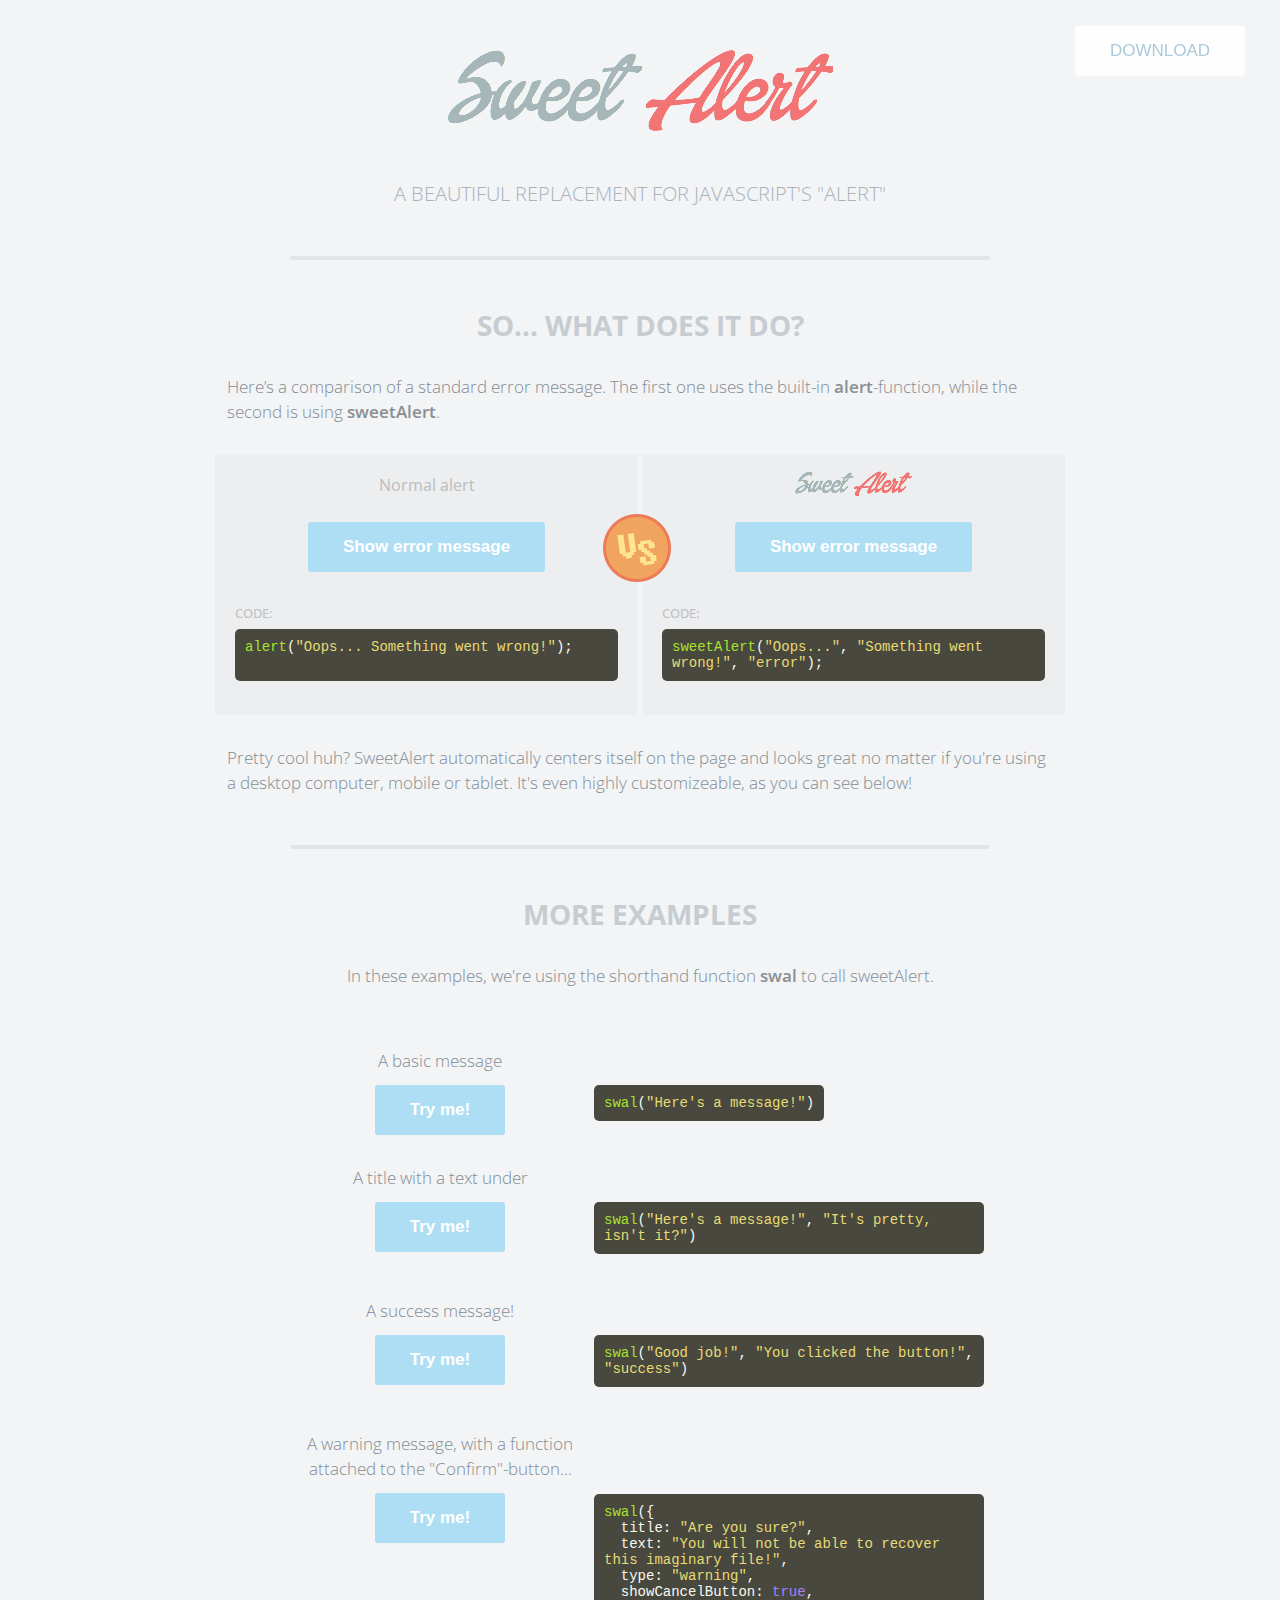
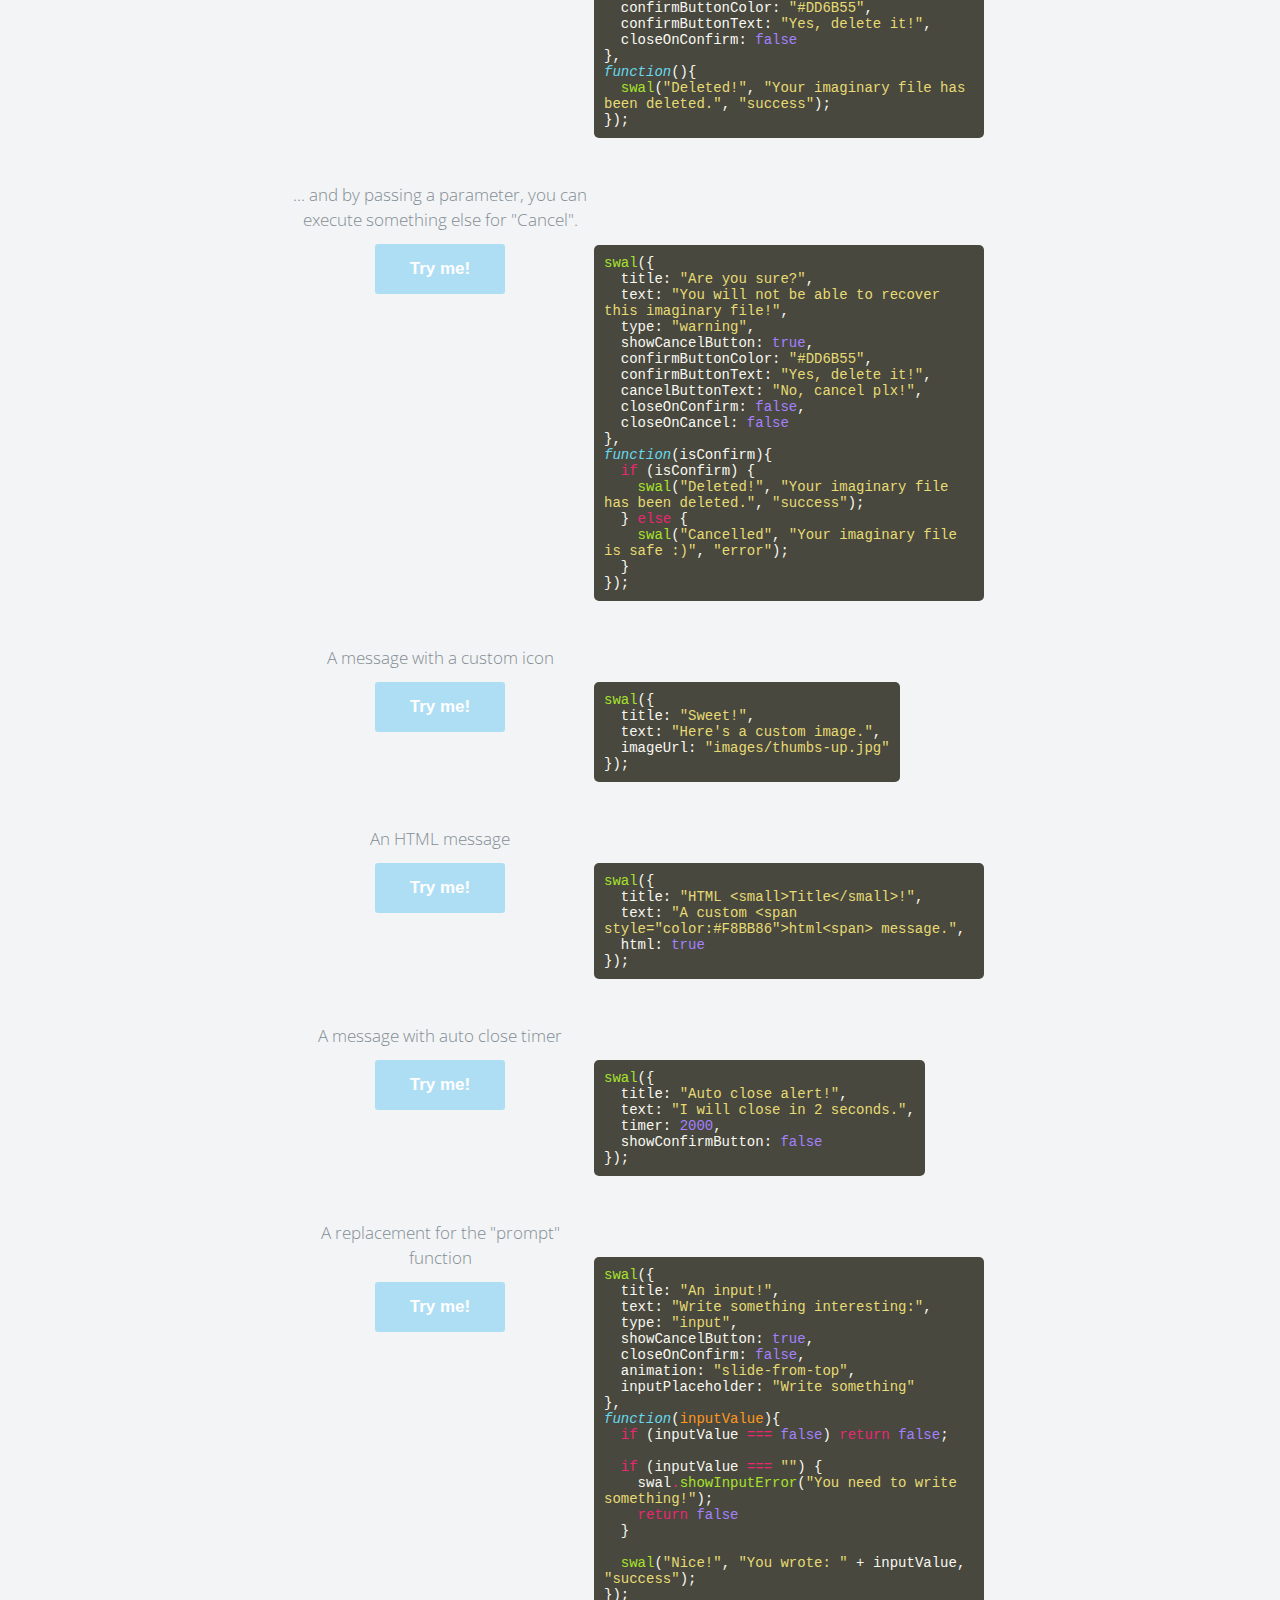
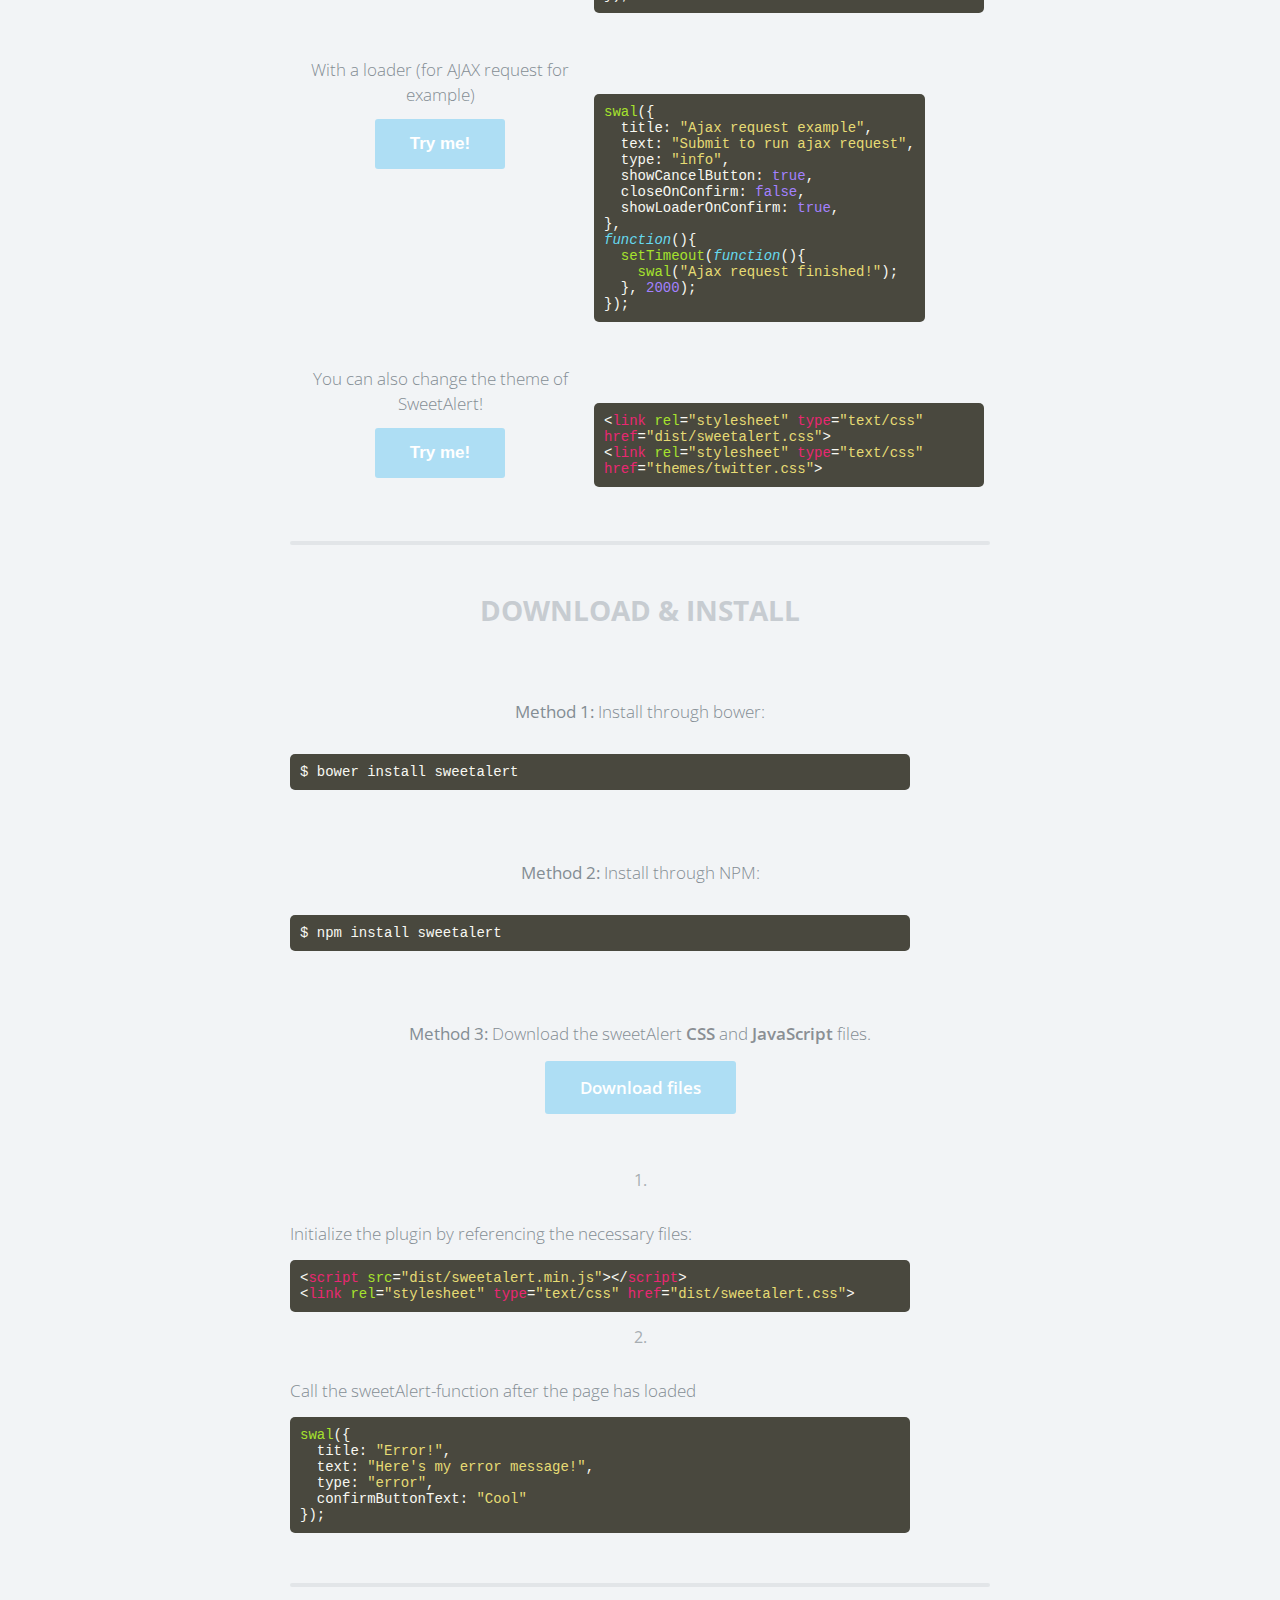
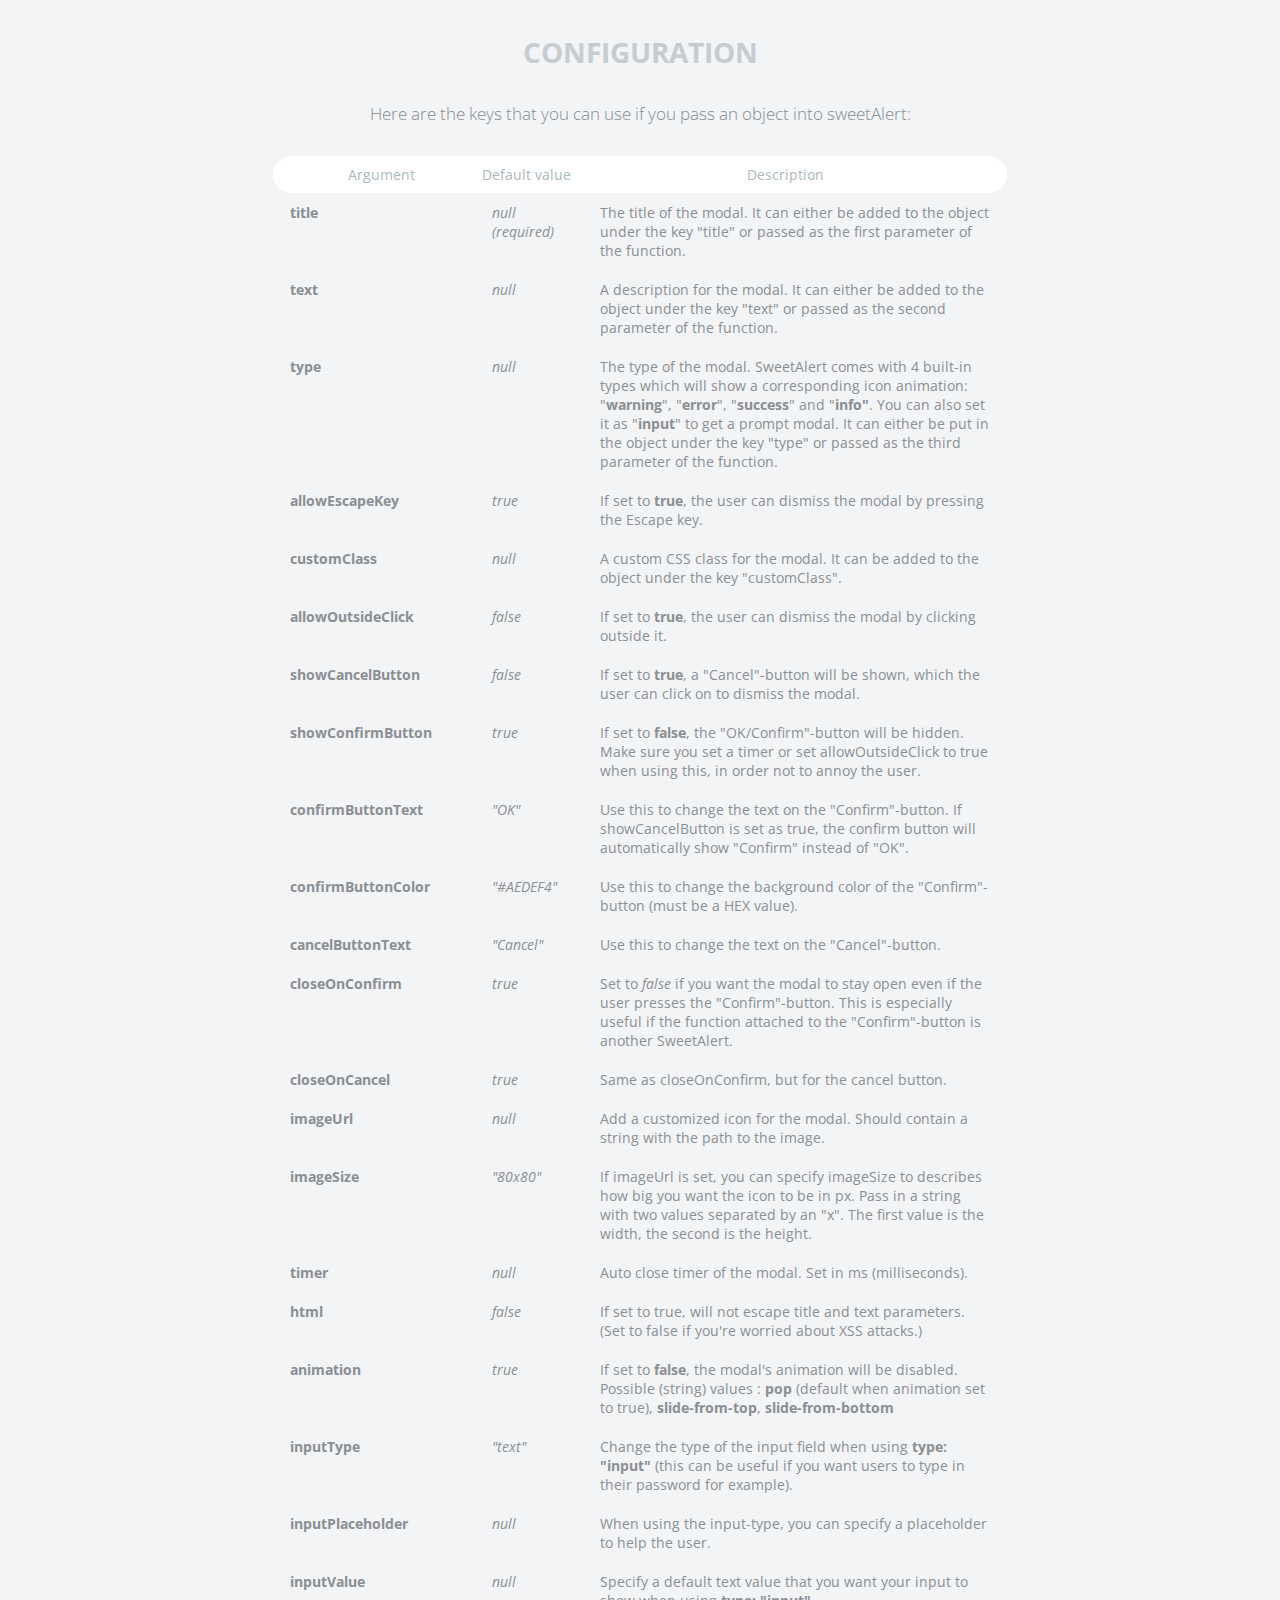
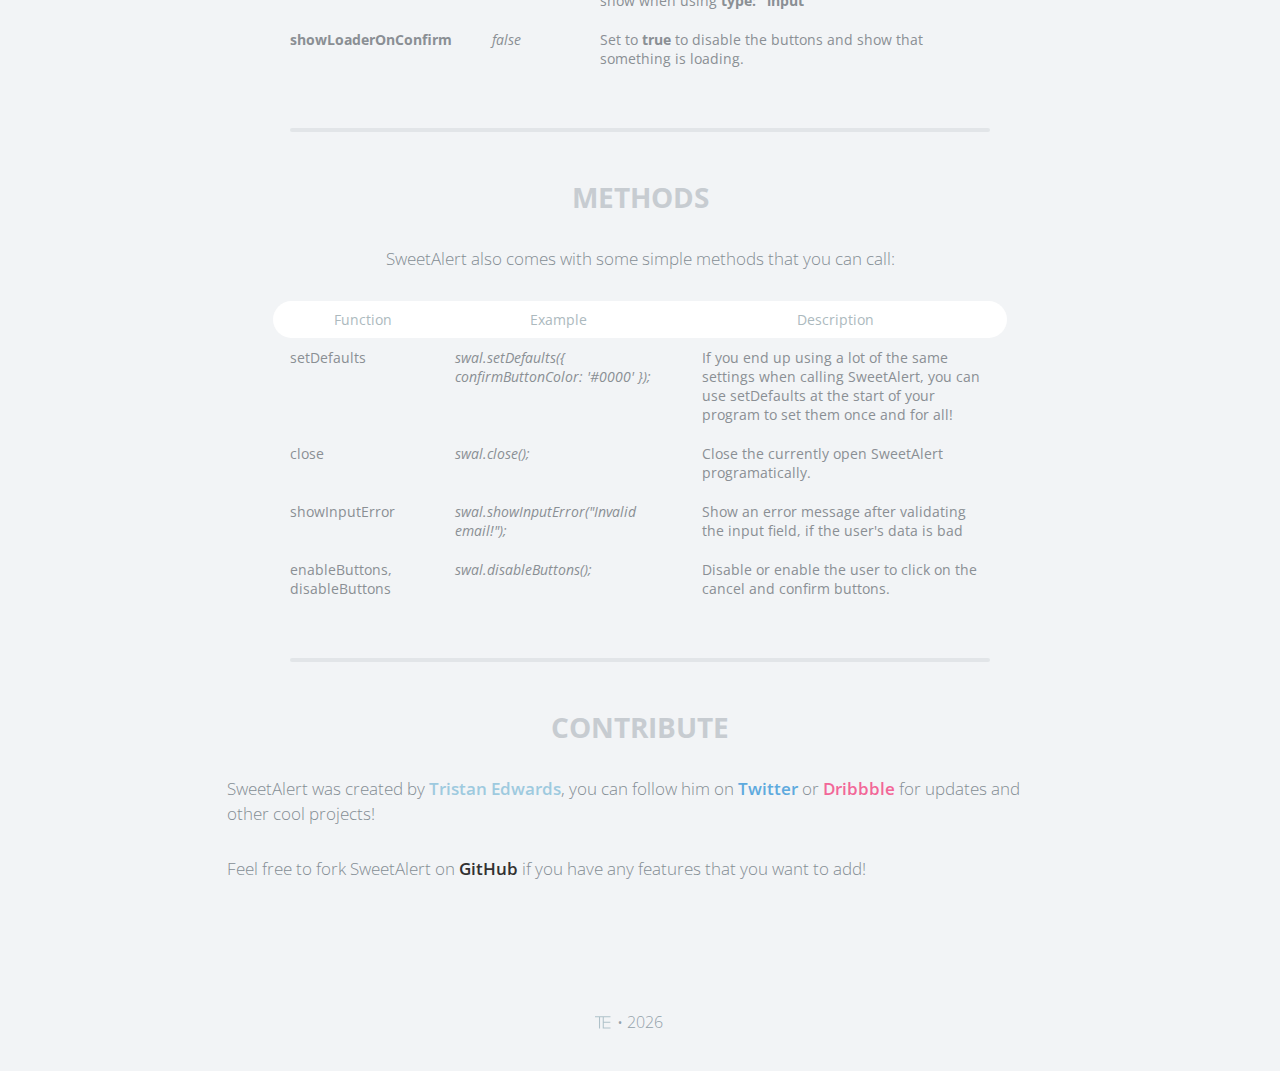
<file: static/sweetalert/index.html>
<!doctype html>

<html>

<head>
  <meta charset="utf-8">
  <meta name="viewport" content="width=device-width, initial-scale=1, maximum-scale=1, user-scalable=0" />
  <title>SweetAlert</title>

  <link rel="stylesheet" href="example/example.css">
  <script src="https://code.jquery.com/jquery-2.1.3.min.js"></script>

  <!-- This is what you need -->
  <script src="dist/sweetalert-dev.js"></script>
  <link rel="stylesheet" href="dist/sweetalert.css">
  <!--.......................-->

</head>

<body>

<h1>Sweet Alert</h1>
<h2>A beautiful replacement for JavaScript's "Alert"</h2>
<button class="download">Download</button>

<!-- What does it do? -->
<h3>So... What does it do?</h3>
<p>Here’s a comparison of a standard error message. The first one uses the built-in <strong>alert</strong>-function, while the second is using <strong>sweetAlert</strong>.</p>

<div class="showcase normal">
	<h4>Normal alert</h4>
	<button>Show error message</button>

	<h5>Code:</h5>
	<pre><span class="attr">alert</span>(<span class="str">"Oops... Something went wrong!"</span>);

	</pre>

	<div class="vs-icon"></div>
</div>

<div class="showcase sweet">
	<h4>Sweet Alert</h4>
	<button>Show error message</button>

	<h5>Code:</h5>
	<pre><span class="attr">sweetAlert</span>(<span class="str">"Oops..."</span>, <span class="str">"Something went wrong!"</span>, <span class="str">"error"</span>);</pre>
</div>

<p>Pretty cool huh? SweetAlert automatically centers itself on the page and looks great no matter if you're using a desktop computer, mobile or tablet. It's even highly customizeable, as you can see below!</p>


<!-- Examples -->
<h3>More examples</h3>

<p class="center">In these examples, we're using the shorthand function <strong>swal</strong> to call sweetAlert.</p>

<ul class="examples">

	<li class="message">
		<div class="ui">
			<p>A basic message</p>
			<button>Try me!</button>
		</div>
		<pre><span class="attr">swal</span>(<span class="str">"Here's a message!"</span>)</pre>
	</li>

	<li class="title-text">
		<div class="ui">
			<p>A title with a text under</p>
			<button>Try me!</button>
		</div>
		<pre><span class="attr">swal</span>(<span class="str">"Here's a message!"</span>, <span class="str">"It's pretty, isn't it?"</span>)</pre>
	</li>

	<li class="success">
		<div class="ui">
			<p>A success message!</p>
			<button>Try me!</button>
		</div>
		<pre><span class="attr">swal</span>(<span class="str">"Good job!"</span>, <span class="str">"You clicked the button!"</span>, <span class="str">"success"</span>)</pre>
	</li>

	<li class="warning confirm">
		<div class="ui">
			<p>A warning message, with a function attached to the "Confirm"-button...</p>
			<button>Try me!</button>
		</div>
		<pre><span class="attr">swal</span>({
&nbsp;&nbsp;title: <span class="str">"Are you sure?"</span>,
&nbsp;&nbsp;text: <span class="str">"You will not be able to recover this imaginary file!"</span>,
&nbsp;&nbsp;type: <span class="str">"warning"</span>,
&nbsp;&nbsp;showCancelButton: <span class="val">true</span>,
&nbsp;&nbsp;confirmButtonColor: <span class="str">"#DD6B55"</span>,
&nbsp;&nbsp;confirmButtonText: <span class="str">"Yes, delete it!"</span>,
&nbsp;&nbsp;closeOnConfirm: <span class="val">false</span>
},
<span class="func"><i>function</i></span>(){
&nbsp;&nbsp;<span class="attr">swal</span>(<span class="str">"Deleted!"</span>, <span class="str">"Your imaginary file has been deleted."</span>, <span class="str">"success"</span>);
});</pre>
	</li>

	<li class="warning cancel">
		<div class="ui">
			<p>... and by passing a parameter, you can execute something else for "Cancel".</p>
			<button>Try me!</button>
		</div>
		<pre><span class="attr">swal</span>({
&nbsp;&nbsp;title: <span class="str">"Are you sure?"</span>,
&nbsp;&nbsp;text: <span class="str">"You will not be able to recover this imaginary file!"</span>,
&nbsp;&nbsp;type: <span class="str">"warning"</span>,
&nbsp;&nbsp;showCancelButton: <span class="val">true</span>,
&nbsp;&nbsp;confirmButtonColor: <span class="str">"#DD6B55"</span>,
&nbsp;&nbsp;confirmButtonText: <span class="str">"Yes, delete it!"</span>,
&nbsp;&nbsp;cancelButtonText: <span class="str">"No, cancel plx!"</span>,
&nbsp;&nbsp;closeOnConfirm: <span class="val">false</span>,
&nbsp;&nbsp;closeOnCancel: <span class="val">false</span>
},
<span class="func"><i>function</i></span>(isConfirm){
&nbsp;&nbsp;<span class="tag">if</span> (isConfirm) {
&nbsp;&nbsp;&nbsp;&nbsp;<span class="attr">swal</span>(<span class="str">"Deleted!"</span>, <span class="str">"Your imaginary file has been deleted."</span>, <span class="str">"success"</span>);
&nbsp;&nbsp;} <span class="tag">else</span> {
	&nbsp;&nbsp;&nbsp;&nbsp;<span class="attr">swal</span>(<span class="str">"Cancelled"</span>, <span class="str">"Your imaginary file is safe :)"</span>, <span class="str">"error"</span>);
&nbsp;&nbsp;}
});</pre>
	</li>

	<li class="custom-icon">
		<div class="ui">
			<p>A message with a custom icon</p>
			<button>Try me!</button>
		</div>
		<pre><span class="attr">swal</span>({
&nbsp;&nbsp;title: <span class="str">"Sweet!"</span>,
&nbsp;&nbsp;text: <span class="str">"Here's a custom image."</span>,
&nbsp;&nbsp;imageUrl: <span class="str">"images/thumbs-up.jpg"</span>
});</pre>
	</li>

	<li class="message-html">
		<div class="ui">
			<p>An HTML message</p>
			<button>Try me!</button>
		</div>
		<pre><span class="attr">swal</span>({
&nbsp;&nbsp;title: <span class="str">"HTML &lt;small&gt;Title&lt;/small&gt;!"</span>,
&nbsp;&nbsp;text: <span class="str">"A custom &lt;span style="color:#F8BB86"&gt;html&lt;span&gt; message."</span>,
&nbsp;&nbsp;html: <span class="val">true</span>
});</pre>
	</li>

	<li class="timer">
		<div class="ui">
			<p>A message with auto close timer</p>
			<button>Try me!</button>
		</div>
		<pre><span class="attr">swal</span>({
&nbsp;&nbsp;title: <span class="str">"Auto close alert!"</span>,
&nbsp;&nbsp;text: <span class="str">"I will close in 2 seconds."</span>,
&nbsp;&nbsp;timer: <span class="val">2000</span>,
&nbsp;&nbsp;showConfirmButton: <span class="val">false</span>
});</pre>
	</li>


	<li class="input">
		<div class="ui">
			<p>A replacement for the "prompt" function</p>
			<button>Try me!</button>
		</div>
		<pre><span class="attr">swal</span>({
&nbsp;&nbsp;title: <span class="str">"An input!"</span>,
&nbsp;&nbsp;text: <span class="str">"Write something interesting:"</span>,
&nbsp;&nbsp;type: <span class="str">"input"</span>,
&nbsp;&nbsp;showCancelButton: <span class="val">true</span>,
&nbsp;&nbsp;closeOnConfirm: <span class="val">false</span>,
&nbsp;&nbsp;animation: <span class="str">"slide-from-top"</span>,
&nbsp;&nbsp;inputPlaceholder: <span class="str">"Write something"</span>
},
<span class="func"><i>function</i></span>(<span class="arg">inputValue</span>){
&nbsp;&nbsp;<span class="tag">if</span> (inputValue <span class="tag">===</span> <span class="val">false</span>) <span class="tag">return</span> <span class="val">false</span>;
&nbsp;&nbsp;
&nbsp;&nbsp;<span class="tag">if</span> (inputValue <span class="tag">===</span> <span class="str">""</span>) {
&nbsp;&nbsp;&nbsp;&nbsp;swal<span class="tag">.</span><span class="attr">showInputError</span>(<span class="str">"You need to write something!"</span>);
&nbsp;&nbsp;&nbsp;&nbsp;<span class="tag">return</span> <span class="val">false</span>
&nbsp;&nbsp;}
&nbsp;&nbsp;
&nbsp;&nbsp;<span class="attr">swal</span>(<span class="str">"Nice!"</span>, <span class="str">"You wrote: "</span> + inputValue, <span class="str">"success"</span>);
});</pre>
	</li>

  <li class="ajax">
    <div class="ui">
			<p>With a loader (for AJAX request for example)</p>
			<button>Try me!</button>
		</div>
		<pre><span class="attr">swal</span>({
&nbsp;&nbsp;title: <span class="str">"Ajax request example"</span>,
&nbsp;&nbsp;text: <span class="str">"Submit to run ajax request"</span>,
&nbsp;&nbsp;type: <span class="str">"info"</span>,
&nbsp;&nbsp;showCancelButton: <span class="val">true</span>,
&nbsp;&nbsp;closeOnConfirm: <span class="val">false</span>,
&nbsp;&nbsp;showLoaderOnConfirm: <span class="val">true</span>,
},
<span class="func"><i>function</i></span>(){
&nbsp;&nbsp;<span class="attr">setTimeout</span>(<span class="func"><i>function</i></span>(){
&nbsp;&nbsp;&nbsp;&nbsp;<span class="attr">swal</span>(<span class="str">"Ajax request finished!"</span>);
&nbsp;&nbsp;}, <span class="val">2000</span>);
});</pre>
	</li>

	<li class="theme">
		<div class="ui">
			<p>You can also change the theme of SweetAlert!</p>
			<button>Try me!</button>
		</div>
		<pre>&lt;<span class="tag">link</span> <span class="attr">rel</span>=<span class="str">"stylesheet"</span> <span class="tag">type</span>=<span class="str">"text/css"</span> <span class="tag">href</span>=<span class="str">"dist/sweetalert.css"</span>&gt;
			&lt;<span class="tag">link</span> <span class="attr">rel</span>=<span class="str">"stylesheet"</span> <span class="tag">type</span>=<span class="str">"text/css"</span> <span class="tag">href</span>=<span class="str">"themes/twitter.css"</span>&gt;</pre>
	</li>

</ul>


<!-- Download & Install -->
<h3 id="download-section">Download & install</h3>

<div class="center-container">
	<p class="center"><b>Method 1:</b> Install through bower:</p>
	<pre class="center">$ bower install sweetalert</pre>
</div>

<div class="center-container">
	<p class="center"><b>Method 2:</b> Install through NPM:</p>
	<pre class="center">$ npm install sweetalert</pre>
</div>

<p class="center"><b>Method 3:</b> Download the sweetAlert <strong>CSS</strong> and <strong>JavaScript</strong> files.</p>

<a class="button" href="https://github.com/t4t5/sweetalert/archive/master.zip" download>Download files</a>

<ol>
	<li>
		<p>Initialize the plugin by referencing the necessary files:</p>
		<pre>&lt;<span class="tag">script</span> <span class="attr">src</span>=<span class="str">"dist/sweetalert.min.js"</span>&gt;&lt;/<span class="tag">script</span>&gt;
&lt;<span class="tag">link</span> <span class="attr">rel</span>=<span class="str">"stylesheet"</span> <span class="tag">type</span>=<span class="str">"text/css"</span> <span class="tag">href</span>=<span class="str">"dist/sweetalert.css"</span>&gt;</pre>
	</li>

	<li>
		<p>Call the sweetAlert-function after the page has loaded</p>
		<pre><span class="attr">swal</span>({
&nbsp;&nbsp;title: <span class="str">"Error!"</span>,
&nbsp;&nbsp;text: <span class="str">"Here's my error message!"</span>,
&nbsp;&nbsp;type: <span class="str">"error"</span>,
&nbsp;&nbsp;confirmButtonText: <span class="str">"Cool"</span>
});
</pre>
	</li>
</ol>



<!-- Configuration -->
<h3>Configuration</h3>

<p class="center">Here are the keys that you can use if you pass an object into sweetAlert:</p>

<table>
	<tr class="titles">
		<th>
			<div class="border-left"></div>
			Argument
		</th>
		<th>Default value</th>
		<th>
			<div class="border-right"></div>
			Description
		</th>
	</tr>
	<tr>
		<td><b>title</b></td>
		<td><i>null (required)</i></td>
		<td>The title of the modal. It can either be added to the object under the key "title" or passed as the first parameter of the function.</td>
	</tr>
	<tr>
		<td><b>text</b></td>
		<td><i>null</i></td>
		<td>A description for the modal. It can either be added to the object under the key "text" or passed as the second parameter of the function.</td>
	</tr>
	<tr>
		<td><b>type</b></td>
		<td><i>null</i></td>
		<td>The type of the modal. SweetAlert comes with 4 built-in types which will show a corresponding icon animation: "<strong>warning</strong>", "<strong>error</strong>", "<strong>success</strong>" and "<strong>info"</strong>. You can also set it as "<strong>input</strong>" to get a prompt modal. It can either be put in the object under the key "type" or passed as the third parameter of the function.</td>
	</tr>
    <tr>
      <td><b>allowEscapeKey</b></td>
      <td><i>true</i></td>
      <td>If set to <strong>true</strong>, the user can dismiss the modal by pressing the Escape key.</td>
    </tr>
	<tr>
		<td><b>customClass</b></td>
		<td><i>null</i></td>
		<td>A custom CSS class for the modal. It can be added to the object under the key "customClass".</td>
	</tr>
	<tr>
		<td><b>allowOutsideClick</b></td>
		<td><i>false</i></td>
		<td>If set to <strong>true</strong>, the user can dismiss the modal by clicking outside it.</td>
	</tr>
	<tr>
		<td><b>showCancelButton</b></td>
		<td><i>false</i></td>
		<td>If set to <strong>true</strong>, a "Cancel"-button will be shown, which the user can click on to dismiss the modal.</td>
	</tr>
	<tr>
		<td><b>showConfirmButton</b></td>
		<td><i>true</i></td>
		<td>If set to <strong>false</strong>, the "OK/Confirm"-button will be hidden. Make sure you set a timer or set allowOutsideClick to true when using this, in order not to annoy the user.</td>
	</tr>
	<tr>
		<td><b>confirmButtonText</b></td>
		<td><i>"OK"</i></td>
		<td>Use this to change the text on the "Confirm"-button. If showCancelButton is set as true, the confirm button will automatically show "Confirm" instead of "OK".</td>
	</tr>
	<tr>
		<td><b>confirmButtonColor</b></td>
		<td><i>"#AEDEF4"</i></td>
		<td>Use this to change the background color of the "Confirm"-button (must be a HEX value).</td>
	</tr>
	<tr>
		<td><b>cancelButtonText</b></td>
		<td><i>"Cancel"</i></td>
		<td>Use this to change the text on the "Cancel"-button.</td>
	</tr>
	<tr>
		<td><b>closeOnConfirm</b></td>
		<td><i>true</i></td>
		<td>Set to <i>false</i> if you want the modal to stay open even if the user presses the "Confirm"-button. This is especially useful if the function attached to the "Confirm"-button is another SweetAlert.</td>
	</tr>
	<tr>
		<td><b>closeOnCancel</b></td>
		<td><i>true</i></td>
		<td>Same as closeOnConfirm, but for the cancel button.</td>
	</tr>
	<tr>
		<td><b>imageUrl</b></td>
		<td><i>null</i></td>
		<td>Add a customized icon for the modal. Should contain a string with the path to the image.</td>
	</tr>
	<tr>
		<td><b>imageSize</b></td>
		<td><i>"80x80"</i></td>
		<td>If imageUrl is set, you can specify imageSize to describes how big you want the icon to be in px. Pass in a string with two values separated by an "x". The first value is the width, the second is the height.</td>
	</tr>
	<tr>
		<td><b>timer</b></td>
		<td><i>null</i></td>
		<td>Auto close timer of the modal. Set in ms (milliseconds).</td>
	</tr>
	<tr>
		<td><b>html</b></td>
		<td><i>false</i></td>
		<td>If set to true, will not escape title and text parameters. (Set to false if you're worried about XSS attacks.)</td>
	</tr>
	<tr>
		<td><b>animation</b></td>
		<td><i>true</i></td>
		<td>If set to <strong>false</strong>, the modal's animation will be disabled. Possible (string) values : <strong>pop</strong> (default when animation set to true), <strong>slide-from-top</strong>, <strong>slide-from-bottom</strong></td>
	</tr>
	<tr>
		<td><b>inputType</b></td>
		<td><i>"text"</i></td>
		<td>Change the type of the input field when using <strong>type: "input"</strong> (this can be useful if you want users to type in their password for example).</td>
	</tr>
	<tr>
		<td><b>inputPlaceholder</b></td>
		<td><i>null</i></td>
		<td>When using the input-type, you can specify a placeholder to help the user.</td>
	</tr>
	<tr>
		<td><b>inputValue</b></td>
		<td><i>null</i></td>
		<td>Specify a default text value that you want your input to show when using <strong>type: "input"</strong></td>
	</tr>
	<tr>
		<td><b>showLoaderOnConfirm</b></td>
		<td><i>false</i></td>
    <td>Set to <strong>true</strong> to disable the buttons and show that something is loading.</td>
	</tr>
</table>


<!-- Methods -->
<h3>Methods</h3>

<p class="center">SweetAlert also comes with some simple methods that you can call:</p>

<table>
	<tr class="titles">
		<th>
			<div class="border-left"></div>
			Function
		</th>
		<th>Example</th>
		<th>
			<div class="border-right"></div>
			Description
		</th>
	</tr>
	<tr>
		<td>setDefaults</td>
		<td><i>swal.setDefaults({ confirmButtonColor: '#0000' });</i></td>
		<td>If you end up using a lot of the same settings when calling SweetAlert, you can use setDefaults at the start of your program to set them once and for all!</td>
	</tr>
	<tr>
		<td>close</td>
		<td><i>swal.close();</i></td>
		<td>Close the currently open SweetAlert programatically.</td>
	</tr>
	<tr>
		<td>showInputError</td>
		<td><i>swal.showInputError("Invalid email!");</i></td>
		<td>Show an error message after validating the input field, if the user's data is bad</td>
	</tr>
	<tr>
		<td>enableButtons, disableButtons</td>
		<td><i>swal.disableButtons();</i></td>
		<td>Disable or enable the user to click on the cancel and confirm buttons.</td>
	</tr>
</table>



<!-- Contribute -->
<h3>Contribute</h3>
<p>SweetAlert was created by <a href="http://tristanedwards.me" target="_blank">Tristan Edwards</a>, you can follow him on <a href="https://twitter.com/t4t5" target="_blank" class="twitter">Twitter</a> or <a href="https://dribbble.com/tristanedwards" target="_blank" class="dribbble">Dribbble</a> for updates and other cool projects!</p>
<p>Feel free to fork SweetAlert on <a href="https://github.com/t4t5/sweetalert" class="github">GitHub</a> if you have any features that you want to add!</p>


<footer>
	<span class="te-logo">TE</span> • <script>document.write(new Date().getFullYear())</script>
</footer>


<script>

document.querySelector('button.download').onclick = function(){
	$("html, body").animate({ scrollTop: $("#download-section").offset().top }, 1000);
};

document.querySelector('.showcase.normal button').onclick = function(){
	alert("Oops... Something went wrong!");
};

document.querySelector('.showcase.sweet button').onclick = function(){
	swal("Oops...", "Something went wrong!", "error");
};

document.querySelector('ul.examples li.message button').onclick = function(){
	swal("Here's a message!");
};

document.querySelector('ul.examples li.timer button').onclick = function(){
	swal({
		title: "Auto close alert!",
		text: "I will close in 2 seconds.",
		timer: 2000,
		showConfirmButton: false
	});
};

document.querySelector('ul.examples li.title-text button').onclick = function(){
	swal("Here's a message!", "It's pretty, isn't it?");
};

document.querySelector('ul.examples li.success button').onclick = function(){
	swal("Good job!", "You clicked the button!", "success");
};

document.querySelector('ul.examples li.warning.confirm button').onclick = function(){
	swal({
		title: "Are you sure?",
		text: "You will not be able to recover this imaginary file!",
		type: "warning",
		showCancelButton: true,
		confirmButtonColor: '#DD6B55',
		confirmButtonText: 'Yes, delete it!',
		closeOnConfirm: false
	},
	function(){
		swal("Deleted!", "Your imaginary file has been deleted!", "success");
	});
};

document.querySelector('ul.examples li.warning.cancel button').onclick = function(){
	swal({
		title: "Are you sure?",
		text: "You will not be able to recover this imaginary file!",
		type: "warning",
		showCancelButton: true,
		confirmButtonColor: '#DD6B55',
		confirmButtonText: 'Yes, delete it!',
		cancelButtonText: "No, cancel plx!",
		closeOnConfirm: false,
		closeOnCancel: false
	},
	function(isConfirm){
    if (isConfirm){
      swal("Deleted!", "Your imaginary file has been deleted!", "success");
    } else {
      swal("Cancelled", "Your imaginary file is safe :)", "error");
    }
	});
};

document.querySelector('ul.examples li.custom-icon button').onclick = function(){
	swal({
		title: "Sweet!",
		text: "Here's a custom image.",
		imageUrl: 'example/images/thumbs-up.jpg'
	});
};

document.querySelector('ul.examples li.message-html button').onclick = function(){
	swal({
		title: "HTML <small>Title</small>!",
		text: 'A custom <span style="color:#F8BB86">html<span> message.',
		html: true
	});
};

document.querySelector('ul.examples li.input button').onclick = function(){
	swal({
		title: "An input!",
		text: 'Write something interesting:',
		type: 'input',
		showCancelButton: true,
		closeOnConfirm: false,
		animation: "slide-from-top",
		inputPlaceholder: "Write something",
	},
	function(inputValue){
		if (inputValue === false) return false;

		if (inputValue === "") {
			swal.showInputError("You need to write something!");
			return false;
		}
    
		swal("Nice!", 'You wrote: ' + inputValue, "success");

	});
};

document.querySelector('ul.examples li.theme button').onclick = function() {
	swal({
		title: "Themes!",
		text: "Here's the Twitter theme for SweetAlert!",
		confirmButtonText: "Cool!",
		customClass: 'twitter'
	});
};

document.querySelector('ul.examples li.ajax button').onclick = function() {
  swal({
    title: 'Ajax request example',
    text: 'Submit to run ajax request',
    type: 'info',
    showCancelButton: true,
    closeOnConfirm: false,
    showLoaderOnConfirm: true,
  }, function(){
    setTimeout(function() {
      swal('Ajax request finished!');
    }, 2000);
  });
};

</script>



</body>

</html>
</file>
<file: static/sweetalert/example/example.css>
@import url(http://fonts.googleapis.com/css?family=Open+Sans:400,600,700,300);
@import url(http://fonts.googleapis.com/css?family=Open+Sans+Condensed:700);
body {
  background-color: #f2f4f6;
  font-family: 'Open Sans', sans-serif;
  text-align: center; }

h1 {
  background-image: url("images/logo_big.png");
  background-image: -webkit-image-set(url("images/logo_big.png") 1x, url("images/logo_big@2x.png") 2x);
  width: 385px;
  height: 81px;
  text-indent: -9999px;
  white-space: nowrap;
  margin: 50px auto; }
  @media all and (max-width: 420px) {
    h1 {
      width: 300px;
      background-size: contain;
      background-repeat: no-repeat;
      background-position: center; } }
  @media all and (max-width: 330px) {
    h1 {
      width: 250px; } }

h2 {
  font-size: 20px;
  color: #A9B2BC;
  line-height: 25px;
  text-transform: uppercase;
  font-weight: 300;
  text-align: center;
  display: block; }

h3 {
  font-size: 28px;
  color: #C7CCD1;
  text-transform: uppercase;
  font-family: 'Open Sans Condensed', sans-serif;
  margin-top: 100px;
  text-align: center;
  position: relative; }
  h3#download-section {
    margin-top: 50px;
    padding-top: 40px; }
  h3::after {
    content: "";
    background-color: #e2e5e8;
    height: 4px;
    width: 700px;
    left: 50%;
    margin-left: -350px;
    position: absolute;
    margin-top: -50px;
    border-radius: 2px; }
    @media all and (max-width: 740px) {
      h3::after {
        width: auto;
        left: 20px;
        right: 20px;
        margin-left: 0; } }

a {
  text-decoration: none; }

p {
  max-width: 826px;
  margin: 30px auto;
  font-size: 17px;
  font-weight: 300;
  color: #848D94;
  line-height: 25px;
  text-align: left; }
  p.center {
    text-align: center; }
  p strong {
    color: #8A8F94;
    font-weight: 600; }
  p a {
    color: #9ECADF;
    font-weight: 600; }
    p a:hover {
      text-decoration: underline; }
    p a.twitter {
      color: #5eaade; }
    p a.dribbble {
      color: #f26798; }
    p a.github {
      color: #323131; }

button, .button {
  background-color: #AEDEF4;
  color: white;
  border: none;
  box-shadow: none;
  font-size: 17px;
  font-weight: 500;
  font-weight: 600;
  border-radius: 3px;
  padding: 15px 35px;
  margin: 26px 5px 0 5px;
  cursor: pointer; }
  button:focus, .button:focus {
    outline: none; }
  button:hover, .button:hover {
    background-color: #a1d9f2; }
  button:active, .button:active {
    background-color: #81ccee; }
  button.cancel, .button.cancel {
    background-color: #D0D0D0; }
    button.cancel:hover, .button.cancel:hover {
      background-color: #c8c8c8; }
    button.cancel:active, .button.cancel:active {
      background-color: #b6b6b6; }
  button.download, .button.download {
    position: fixed;
    right: 30px;
    top: 0;
    background-color: rgba(255, 255, 255, 0.9);
    color: #ABCADA;
    font-weight: 500;
    text-transform: uppercase;
    z-index: 3; }
    @media all and (max-width: 1278px) {
      button.download, .button.download {
        display: none; } }

.center-container {
  max-width: 700px;
  margin: 70px auto; }

pre {
  background-color: #49483e;
  color: #f8f8f2;
  padding: 10px;
  border-radius: 5px;
  white-space: pre-line;
  text-align: left;
  font-size: 14px;
  max-width: 600px; }
  pre .str {
    color: #e6db74; }
  pre .func {
    color: #66d9ef; }
  pre .val {
    color: #a381ff; }
  pre .tag {
    color: #e92772; }
  pre .attr {
    color: #a6e22d; }
  pre .arg {
    color: #fd9720; }

.showcase {
  background-color: #eceef0;
  padding: 20px;
  display: inline-block;
  width: 383px;
  vertical-align: top;
  position: relative; }
  @media all and (max-width: 865px) {
    .showcase {
      margin: 5px auto;
      padding: 46px 20px; } }
  @media all and (max-width: 440px) {
    .showcase {
      width: auto; } }
  .showcase h4 {
    font-size: 16px;
    color: #BCBCBC;
    line-height: 22px;
    margin: 0 auto;
    font-weight: 400; }
  .showcase.sweet h4 {
    width: 117px;
    height: 25px;
    margin-top: -3px;
    text-indent: -9999px;
    background-image: url("images/logo_small.png");
    background-image: -webkit-image-set(url("images/logo_small.png") 1x, url("images/logo_small@2x.png") 2x); }
  .showcase h5 {
    margin-bottom: -7px;
    text-align: left;
    font-weight: 500;
    text-transform: uppercase;
    color: #c2c2c2; }
  .showcase button {
    margin-bottom: 10px; }
  .showcase .vs-icon {
    background-image: url("images/vs_icon.png");
    background-image: -webkit-image-set(url("images/vs_icon.png") 1x, url("images/vs_icon@2x.png") 2x);
    width: 69px;
    height: 69px;
    position: absolute;
    right: -34px;
    top: 60px;
    z-index: 2; }
    @media all and (max-width: 865px) {
      .showcase .vs-icon {
        margin: 5px auto;
        right: auto;
        left: 50%;
        margin-left: -35px;
        top: auto;
        bottom: -35px; } }

ul.examples {
  list-style-type: none;
  width: 700px;
  margin: 0 auto;
  text-align: left;
  padding-left: 0; }
  @media all and (max-width: 758px) {
    ul.examples {
      width: auto; } }
  ul.examples li {
    padding-left: 0; }
  ul.examples .ui, ul.examples pre {
    display: inline-block;
    vertical-align: top; }
    @media all and (max-width: 758px) {
      ul.examples .ui, ul.examples pre {
        display: block;
        max-width: none;
        margin: 0 auto; } }
  ul.examples .ui {
    width: 300px;
    text-align: center; }
    ul.examples .ui button {
      margin-top: 12px; }
    ul.examples .ui p {
      text-align: center;
      margin-bottom: 0; }
  ul.examples pre {
    max-width: 370px;
    margin-top: 67px; }
    @media all and (max-width: 758px) {
      ul.examples pre {
        margin-top: 16px !important;
        margin-bottom: 60px; } }
  ul.examples .warning pre {
    margin-top: 93px; }

ol {
  max-width: 700px;
  margin: 70px auto;
  list-style-position: inside;
  padding-left: 0; }
  ol li {
    color: #A7ADB2; }
    ol li p {
      margin-bottom: 10px; }

table {
  width: 700px;
  font-size: 14px;
  color: #8a8f94;
  margin: 10px auto;
  text-align: left;
  border-collapse: collapse; }
  @media all and (max-width: 750px) {
    table {
      width: auto;
      margin: 10px 20px; } }
  table th {
    background-color: white;
    padding: 9px;
    color: #acb9be;
    font-weight: 400;
    text-align: center;
    position: relative; }
    table th .border-left, table th .border-right {
      position: absolute;
      background-color: white;
      border-radius: 50%;
      top: 0;
      left: -17px;
      width: 37px;
      height: 37px; }
    table th .border-right {
      left: auto;
      right: -17px; }
    @media all and (max-width: 750px) {
      table th:nth-child(2) {
        display: none; } }
  table td {
    padding: 10px 20px;
    vertical-align: top; }
    table td:first-child {
      padding-left: 0px; }
    table td:last-child {
      padding-right: 0px; }
    @media all and (max-width: 750px) {
      table td:nth-child(2) {
        display: none; } }
    @media all and (max-width: 360px) {
      table td {
        padding: 10px 4px; }
        table td b {
          font-size: 13px; } }

footer {
  margin-top: 100px;
  padding-bottom: 30px;
  color: #9A999F;
  display: inline-block;
  position: relative;
  color: gray;
  font-weight: 400;
  color: #93a1aa;
  font-weight: 300; }
  footer .te-logo {
    text-indent: -99999px;
    background-size: contain;
    background-repeat: no-repeat;
    background-position: center center;
    height: 16px;
    width: 16px;
    display: inline-block;
    margin-right: 5px;
    background-image: url("images/te-logo-small.svg");
    position: absolute;
    left: -22px;
    top: 3px; }

.sweet-alert.twitter {
  font-family: "Helvetica Neue", Helvetica, Arial, sans-serif;
  padding: 15px;
  padding-top: 55px;
  text-align: right;
  border-radius: 6px;
  box-shadow: 0px 0px 0px 1px rgba(0, 0, 0, 0.11), 0px 6px 30px rgba(0, 0, 0, 0.14); }
  .sweet-alert.twitter ~ .sweet-overlay {
    background: rgba(41, 47, 51, 0.9); }
  .sweet-alert.twitter h2 {
    position: absolute;
    top: 0;
    left: 0;
    right: 0;
    height: 40px;
    line-height: 40px;
    font-size: 16px;
    font-weight: 400;
    color: #8899a6;
    margin: 0;
    color: #66757f;
    border-bottom: 1px solid #e1e8ed; }
  .sweet-alert.twitter p {
    display: block;
    text-align: center;
    color: #66757f;
    font-weight: 400;
    font-size: 13px;
    margin-top: 7px; }
  .sweet-alert.twitter .sa-button-container {
    background-color: #f5f8fa;
    border-top: 1px solid #e1e8ed;
    box-shadow: 0px -1px 0px white;
    margin: -15px;
    margin-top: 0; }
  .sweet-alert.twitter[data-has-confirm-button=false][data-has-cancel-button=false] {
    padding-bottom: 10px; }
    .sweet-alert.twitter[data-has-confirm-button=false][data-has-cancel-button=false] .sa-button-container {
      display: none; }
  .sweet-alert.twitter button {
    border-radius: 2px;
    box-shadow: none !important;
    text-shadow: 0px -1px 0px rgba(0, 0, 0, 0.3);
    margin: 17px 0px;
    border-radius: 4px;
    font-size: 14px;
    font-weight: 600;
    padding: 8px 16px;
    position: relative; }
    .sweet-alert.twitter button:focus, .sweet-alert.twitter button.cancel:focus {
      box-shadow: none !important; }
      .sweet-alert.twitter button:focus::before, .sweet-alert.twitter button.cancel:focus::before {
        content: "";
        position: absolute;
        left: -5px;
        top: -5px;
        right: -5px;
        bottom: -5px;
        border: 2px solid #a5b0b4;
        border-radius: 8px; }
    .sweet-alert.twitter button.confirm {
      background-color: #55acee !important;
      background-image: linear-gradient(transparent, rgba(0, 0, 0, 0.05));
      -ms-filter: "progid:DXImageTransform.Microsoft.gradient(startColorstr=#00000000, endColorstr=#0C000000)";
      border: 1px solid #3b88c3;
      box-shadow: inset 0 1px 0 rgba(255, 255, 255, 0.15);
      margin-right: 15px; }
      .sweet-alert.twitter button.confirm:hover {
        background-color: #55acee;
        background-image: linear-gradient(transparent, rgba(0, 0, 0, 0.15));
        -ms-filter: "progid:DXImageTransform.Microsoft.gradient(startColorstr=#00000000, endColorstr=#26000000)";
        border-color: #3b88c3; }
    .sweet-alert.twitter button.cancel {
      color: #66757e;
      background-color: #f5f8fa;
      background-image: linear-gradient(#fff, #f5f8fa);
      text-shadow: 0px -1px 0px white;
      margin-right: 9px;
      border: 1px solid #e1e8ed; }
      .sweet-alert.twitter button.cancel:hover, .sweet-alert.twitter button.cancel:focus:hover {
        background-color: #e1e8ed;
        background-image: linear-gradient(#fff, #e1e8ed);
        -ms-filter: "progid:DXImageTransform.Microsoft.gradient(enabled=false)";
        border-color: #e1e8ed; }
      .sweet-alert.twitter button.cancel:focus {
        background: #fff;
        border-color: #fff; }
  .sweet-alert.twitter .sa-icon {
    transform: scale(0.72);
    margin-bottom: -2px;
    margin-top: -10px; }
  .sweet-alert.twitter input {
    border: 1px solid #e1e8ed;
    border-radius: 3px;
    padding: 10px 7px;
    height: auto;
    box-shadow: none;
    font-size: 13px;
    margin: 10px 0; }
    .sweet-alert.twitter input:focus {
      border-color: #94A1A6;
      box-shadow: inset 0 0 0 1px rgba(77, 99, 107, 0.7); }
  .sweet-alert.twitter fieldset .sa-input-error {
    display: none; }
  .sweet-alert.twitter .sa-error-container {
    text-align: center;
    border: none;
    background-color: #fbedc0;
    margin-bottom: 6px; }
    .sweet-alert.twitter .sa-error-container.show {
      border: 1px solid #f0e1b9; }
    .sweet-alert.twitter .sa-error-container .icon {
      display: none; }
    .sweet-alert.twitter .sa-error-container p {
      color: #292f33;
      font-weight: 600;
      margin-top: 0; }
</file>
<file: static/sweetalert/dist/sweetalert.css>
body.stop-scrolling {
  height: 100%;
  overflow: hidden; }

.sweet-overlay {
  background-color: black;
  /* IE8 */
  -ms-filter: "progid:DXImageTransform.Microsoft.Alpha(Opacity=40)";
  /* IE8 */
  background-color: rgba(0, 0, 0, 0.4);
  position: fixed;
  left: 0;
  right: 0;
  top: 0;
  bottom: 0;
  display: none;
  z-index: 10000; }

.sweet-alert {
  background-color: white;
  font-family: 'Open Sans', 'Helvetica Neue', Helvetica, Arial, sans-serif;
  width: 478px;
  padding: 17px;
  border-radius: 5px;
  text-align: center;
  position: fixed;
  left: 50%;
  top: 50%;
  margin-left: -256px;
  margin-top: -200px;
  overflow: hidden;
  display: none;
  z-index: 99999; }
  @media all and (max-width: 540px) {
    .sweet-alert {
      width: auto;
      margin-left: 0;
      margin-right: 0;
      left: 15px;
      right: 15px; } }
  .sweet-alert h2 {
    color: #575757;
    font-size: 30px;
    text-align: center;
    font-weight: 600;
    text-transform: none;
    position: relative;
    margin: 25px 0;
    padding: 0;
    line-height: 40px;
    display: block; }
  .sweet-alert p {
    color: #797979;
    font-size: 16px;
    text-align: center;
    font-weight: 300;
    position: relative;
    text-align: inherit;
    float: none;
    margin: 0;
    padding: 0;
    line-height: normal; }
  .sweet-alert fieldset {
    border: none;
    position: relative; }
  .sweet-alert .sa-error-container {
    background-color: #f1f1f1;
    margin-left: -17px;
    margin-right: -17px;
    overflow: hidden;
    padding: 0 10px;
    max-height: 0;
    webkit-transition: padding 0.15s, max-height 0.15s;
    transition: padding 0.15s, max-height 0.15s; }
    .sweet-alert .sa-error-container.show {
      padding: 10px 0;
      max-height: 100px;
      webkit-transition: padding 0.2s, max-height 0.2s;
      transition: padding 0.25s, max-height 0.25s; }
    .sweet-alert .sa-error-container .icon {
      display: inline-block;
      width: 24px;
      height: 24px;
      border-radius: 50%;
      background-color: #ea7d7d;
      color: white;
      line-height: 24px;
      text-align: center;
      margin-right: 3px; }
    .sweet-alert .sa-error-container p {
      display: inline-block; }
  .sweet-alert .sa-input-error {
    position: absolute;
    top: 29px;
    right: 26px;
    width: 20px;
    height: 20px;
    opacity: 0;
    -webkit-transform: scale(0.5);
    transform: scale(0.5);
    -webkit-transform-origin: 50% 50%;
    transform-origin: 50% 50%;
    -webkit-transition: all 0.1s;
    transition: all 0.1s; }
    .sweet-alert .sa-input-error::before, .sweet-alert .sa-input-error::after {
      content: "";
      width: 20px;
      height: 6px;
      background-color: #f06e57;
      border-radius: 3px;
      position: absolute;
      top: 50%;
      margin-top: -4px;
      left: 50%;
      margin-left: -9px; }
    .sweet-alert .sa-input-error::before {
      -webkit-transform: rotate(-45deg);
      transform: rotate(-45deg); }
    .sweet-alert .sa-input-error::after {
      -webkit-transform: rotate(45deg);
      transform: rotate(45deg); }
    .sweet-alert .sa-input-error.show {
      opacity: 1;
      -webkit-transform: scale(1);
      transform: scale(1); }
  .sweet-alert input {
    width: 100%;
    box-sizing: border-box;
    border-radius: 3px;
    border: 1px solid #d7d7d7;
    height: 43px;
    margin-top: 10px;
    margin-bottom: 17px;
    font-size: 18px;
    box-shadow: inset 0px 1px 1px rgba(0, 0, 0, 0.06);
    padding: 0 12px;
    display: none;
    -webkit-transition: all 0.3s;
    transition: all 0.3s; }
    .sweet-alert input:focus {
      outline: none;
      box-shadow: 0px 0px 3px #c4e6f5;
      border: 1px solid #b4dbed; }
      .sweet-alert input:focus::-moz-placeholder {
        transition: opacity 0.3s 0.03s ease;
        opacity: 0.5; }
      .sweet-alert input:focus:-ms-input-placeholder {
        transition: opacity 0.3s 0.03s ease;
        opacity: 0.5; }
      .sweet-alert input:focus::-webkit-input-placeholder {
        transition: opacity 0.3s 0.03s ease;
        opacity: 0.5; }
    .sweet-alert input::-moz-placeholder {
      color: #bdbdbd; }
    .sweet-alert input:-ms-input-placeholder {
      color: #bdbdbd; }
    .sweet-alert input::-webkit-input-placeholder {
      color: #bdbdbd; }
  .sweet-alert.show-input input {
    display: block; }
  .sweet-alert .sa-confirm-button-container {
    display: inline-block;
    position: relative; }
  .sweet-alert .la-ball-fall {
    position: absolute;
    left: 50%;
    top: 50%;
    margin-left: -27px;
    margin-top: 4px;
    opacity: 0;
    visibility: hidden; }
  .sweet-alert button {
    background-color: #8CD4F5;
    color: white;
    border: none;
    box-shadow: none;
    font-size: 17px;
    font-weight: 500;
    -webkit-border-radius: 4px;
    border-radius: 5px;
    padding: 10px 32px;
    margin: 26px 5px 0 5px;
    cursor: pointer; }
    .sweet-alert button:focus {
      outline: none;
      box-shadow: 0 0 2px rgba(128, 179, 235, 0.5), inset 0 0 0 1px rgba(0, 0, 0, 0.05); }
    .sweet-alert button:hover {
      background-color: #7ecff4; }
    .sweet-alert button:active {
      background-color: #5dc2f1; }
    .sweet-alert button.cancel {
      background-color: #C1C1C1; }
      .sweet-alert button.cancel:hover {
        background-color: #b9b9b9; }
      .sweet-alert button.cancel:active {
        background-color: #a8a8a8; }
      .sweet-alert button.cancel:focus {
        box-shadow: rgba(197, 205, 211, 0.8) 0px 0px 2px, rgba(0, 0, 0, 0.0470588) 0px 0px 0px 1px inset !important; }
    .sweet-alert button[disabled] {
      opacity: .6;
      cursor: default; }
    .sweet-alert button.confirm[disabled] {
      color: transparent; }
      .sweet-alert button.confirm[disabled] ~ .la-ball-fall {
        opacity: 1;
        visibility: visible;
        transition-delay: 0s; }
    .sweet-alert button::-moz-focus-inner {
      border: 0; }
  .sweet-alert[data-has-cancel-button=false] button {
    box-shadow: none !important; }
  .sweet-alert[data-has-confirm-button=false][data-has-cancel-button=false] {
    padding-bottom: 40px; }
  .sweet-alert .sa-icon {
    width: 80px;
    height: 80px;
    border: 4px solid gray;
    -webkit-border-radius: 40px;
    border-radius: 40px;
    border-radius: 50%;
    margin: 20px auto;
    padding: 0;
    position: relative;
    box-sizing: content-box; }
    .sweet-alert .sa-icon.sa-error {
      border-color: #F27474; }
      .sweet-alert .sa-icon.sa-error .sa-x-mark {
        position: relative;
        display: block; }
      .sweet-alert .sa-icon.sa-error .sa-line {
        position: absolute;
        height: 5px;
        width: 47px;
        background-color: #F27474;
        display: block;
        top: 37px;
        border-radius: 2px; }
        .sweet-alert .sa-icon.sa-error .sa-line.sa-left {
          -webkit-transform: rotate(45deg);
          transform: rotate(45deg);
          left: 17px; }
        .sweet-alert .sa-icon.sa-error .sa-line.sa-right {
          -webkit-transform: rotate(-45deg);
          transform: rotate(-45deg);
          right: 16px; }
    .sweet-alert .sa-icon.sa-warning {
      border-color: #F8BB86; }
      .sweet-alert .sa-icon.sa-warning .sa-body {
        position: absolute;
        width: 5px;
        height: 47px;
        left: 50%;
        top: 10px;
        -webkit-border-radius: 2px;
        border-radius: 2px;
        margin-left: -2px;
        background-color: #F8BB86; }
      .sweet-alert .sa-icon.sa-warning .sa-dot {
        position: absolute;
        width: 7px;
        height: 7px;
        -webkit-border-radius: 50%;
        border-radius: 50%;
        margin-left: -3px;
        left: 50%;
        bottom: 10px;
        background-color: #F8BB86; }
    .sweet-alert .sa-icon.sa-info {
      border-color: #C9DAE1; }
      .sweet-alert .sa-icon.sa-info::before {
        content: "";
        position: absolute;
        width: 5px;
        height: 29px;
        left: 50%;
        bottom: 17px;
        border-radius: 2px;
        margin-left: -2px;
        background-color: #C9DAE1; }
      .sweet-alert .sa-icon.sa-info::after {
        content: "";
        position: absolute;
        width: 7px;
        height: 7px;
        border-radius: 50%;
        margin-left: -3px;
        top: 19px;
        background-color: #C9DAE1; }
    .sweet-alert .sa-icon.sa-success {
      border-color: #A5DC86; }
      .sweet-alert .sa-icon.sa-success::before, .sweet-alert .sa-icon.sa-success::after {
        content: '';
        -webkit-border-radius: 40px;
        border-radius: 40px;
        border-radius: 50%;
        position: absolute;
        width: 60px;
        height: 120px;
        background: white;
        -webkit-transform: rotate(45deg);
        transform: rotate(45deg); }
      .sweet-alert .sa-icon.sa-success::before {
        -webkit-border-radius: 120px 0 0 120px;
        border-radius: 120px 0 0 120px;
        top: -7px;
        left: -33px;
        -webkit-transform: rotate(-45deg);
        transform: rotate(-45deg);
        -webkit-transform-origin: 60px 60px;
        transform-origin: 60px 60px; }
      .sweet-alert .sa-icon.sa-success::after {
        -webkit-border-radius: 0 120px 120px 0;
        border-radius: 0 120px 120px 0;
        top: -11px;
        left: 30px;
        -webkit-transform: rotate(-45deg);
        transform: rotate(-45deg);
        -webkit-transform-origin: 0px 60px;
        transform-origin: 0px 60px; }
      .sweet-alert .sa-icon.sa-success .sa-placeholder {
        width: 80px;
        height: 80px;
        border: 4px solid rgba(165, 220, 134, 0.2);
        -webkit-border-radius: 40px;
        border-radius: 40px;
        border-radius: 50%;
        box-sizing: content-box;
        position: absolute;
        left: -4px;
        top: -4px;
        z-index: 2; }
      .sweet-alert .sa-icon.sa-success .sa-fix {
        width: 5px;
        height: 90px;
        background-color: white;
        position: absolute;
        left: 28px;
        top: 8px;
        z-index: 1;
        -webkit-transform: rotate(-45deg);
        transform: rotate(-45deg); }
      .sweet-alert .sa-icon.sa-success .sa-line {
        height: 5px;
        background-color: #A5DC86;
        display: block;
        border-radius: 2px;
        position: absolute;
        z-index: 2; }
        .sweet-alert .sa-icon.sa-success .sa-line.sa-tip {
          width: 25px;
          left: 14px;
          top: 46px;
          -webkit-transform: rotate(45deg);
          transform: rotate(45deg); }
        .sweet-alert .sa-icon.sa-success .sa-line.sa-long {
          width: 47px;
          right: 8px;
          top: 38px;
          -webkit-transform: rotate(-45deg);
          transform: rotate(-45deg); }
    .sweet-alert .sa-icon.sa-custom {
      background-size: contain;
      border-radius: 0;
      border: none;
      background-position: center center;
      background-repeat: no-repeat; }

/*
 * Animations
 */
@-webkit-keyframes showSweetAlert {
  0% {
    transform: scale(0.7);
    -webkit-transform: scale(0.7); }
  45% {
    transform: scale(1.05);
    -webkit-transform: scale(1.05); }
  80% {
    transform: scale(0.95);
    -webkit-transform: scale(0.95); }
  100% {
    transform: scale(1);
    -webkit-transform: scale(1); } }

@keyframes showSweetAlert {
  0% {
    transform: scale(0.7);
    -webkit-transform: scale(0.7); }
  45% {
    transform: scale(1.05);
    -webkit-transform: scale(1.05); }
  80% {
    transform: scale(0.95);
    -webkit-transform: scale(0.95); }
  100% {
    transform: scale(1);
    -webkit-transform: scale(1); } }

@-webkit-keyframes hideSweetAlert {
  0% {
    transform: scale(1);
    -webkit-transform: scale(1); }
  100% {
    transform: scale(0.5);
    -webkit-transform: scale(0.5); } }

@keyframes hideSweetAlert {
  0% {
    transform: scale(1);
    -webkit-transform: scale(1); }
  100% {
    transform: scale(0.5);
    -webkit-transform: scale(0.5); } }

@-webkit-keyframes slideFromTop {
  0% {
    top: 0%; }
  100% {
    top: 50%; } }

@keyframes slideFromTop {
  0% {
    top: 0%; }
  100% {
    top: 50%; } }

@-webkit-keyframes slideToTop {
  0% {
    top: 50%; }
  100% {
    top: 0%; } }

@keyframes slideToTop {
  0% {
    top: 50%; }
  100% {
    top: 0%; } }

@-webkit-keyframes slideFromBottom {
  0% {
    top: 70%; }
  100% {
    top: 50%; } }

@keyframes slideFromBottom {
  0% {
    top: 70%; }
  100% {
    top: 50%; } }

@-webkit-keyframes slideToBottom {
  0% {
    top: 50%; }
  100% {
    top: 70%; } }

@keyframes slideToBottom {
  0% {
    top: 50%; }
  100% {
    top: 70%; } }

.showSweetAlert[data-animation=pop] {
  -webkit-animation: showSweetAlert 0.3s;
  animation: showSweetAlert 0.3s; }

.showSweetAlert[data-animation=none] {
  -webkit-animation: none;
  animation: none; }

.showSweetAlert[data-animation=slide-from-top] {
  -webkit-animation: slideFromTop 0.3s;
  animation: slideFromTop 0.3s; }

.showSweetAlert[data-animation=slide-from-bottom] {
  -webkit-animation: slideFromBottom 0.3s;
  animation: slideFromBottom 0.3s; }

.hideSweetAlert[data-animation=pop] {
  -webkit-animation: hideSweetAlert 0.2s;
  animation: hideSweetAlert 0.2s; }

.hideSweetAlert[data-animation=none] {
  -webkit-animation: none;
  animation: none; }

.hideSweetAlert[data-animation=slide-from-top] {
  -webkit-animation: slideToTop 0.4s;
  animation: slideToTop 0.4s; }

.hideSweetAlert[data-animation=slide-from-bottom] {
  -webkit-animation: slideToBottom 0.3s;
  animation: slideToBottom 0.3s; }

@-webkit-keyframes animateSuccessTip {
  0% {
    width: 0;
    left: 1px;
    top: 19px; }
  54% {
    width: 0;
    left: 1px;
    top: 19px; }
  70% {
    width: 50px;
    left: -8px;
    top: 37px; }
  84% {
    width: 17px;
    left: 21px;
    top: 48px; }
  100% {
    width: 25px;
    left: 14px;
    top: 45px; } }

@keyframes animateSuccessTip {
  0% {
    width: 0;
    left: 1px;
    top: 19px; }
  54% {
    width: 0;
    left: 1px;
    top: 19px; }
  70% {
    width: 50px;
    left: -8px;
    top: 37px; }
  84% {
    width: 17px;
    left: 21px;
    top: 48px; }
  100% {
    width: 25px;
    left: 14px;
    top: 45px; } }

@-webkit-keyframes animateSuccessLong {
  0% {
    width: 0;
    right: 46px;
    top: 54px; }
  65% {
    width: 0;
    right: 46px;
    top: 54px; }
  84% {
    width: 55px;
    right: 0px;
    top: 35px; }
  100% {
    width: 47px;
    right: 8px;
    top: 38px; } }

@keyframes animateSuccessLong {
  0% {
    width: 0;
    right: 46px;
    top: 54px; }
  65% {
    width: 0;
    right: 46px;
    top: 54px; }
  84% {
    width: 55px;
    right: 0px;
    top: 35px; }
  100% {
    width: 47px;
    right: 8px;
    top: 38px; } }

@-webkit-keyframes rotatePlaceholder {
  0% {
    transform: rotate(-45deg);
    -webkit-transform: rotate(-45deg); }
  5% {
    transform: rotate(-45deg);
    -webkit-transform: rotate(-45deg); }
  12% {
    transform: rotate(-405deg);
    -webkit-transform: rotate(-405deg); }
  100% {
    transform: rotate(-405deg);
    -webkit-transform: rotate(-405deg); } }

@keyframes rotatePlaceholder {
  0% {
    transform: rotate(-45deg);
    -webkit-transform: rotate(-45deg); }
  5% {
    transform: rotate(-45deg);
    -webkit-transform: rotate(-45deg); }
  12% {
    transform: rotate(-405deg);
    -webkit-transform: rotate(-405deg); }
  100% {
    transform: rotate(-405deg);
    -webkit-transform: rotate(-405deg); } }

.animateSuccessTip {
  -webkit-animation: animateSuccessTip 0.75s;
  animation: animateSuccessTip 0.75s; }

.animateSuccessLong {
  -webkit-animation: animateSuccessLong 0.75s;
  animation: animateSuccessLong 0.75s; }

.sa-icon.sa-success.animate::after {
  -webkit-animation: rotatePlaceholder 4.25s ease-in;
  animation: rotatePlaceholder 4.25s ease-in; }

@-webkit-keyframes animateErrorIcon {
  0% {
    transform: rotateX(100deg);
    -webkit-transform: rotateX(100deg);
    opacity: 0; }
  100% {
    transform: rotateX(0deg);
    -webkit-transform: rotateX(0deg);
    opacity: 1; } }

@keyframes animateErrorIcon {
  0% {
    transform: rotateX(100deg);
    -webkit-transform: rotateX(100deg);
    opacity: 0; }
  100% {
    transform: rotateX(0deg);
    -webkit-transform: rotateX(0deg);
    opacity: 1; } }

.animateErrorIcon {
  -webkit-animation: animateErrorIcon 0.5s;
  animation: animateErrorIcon 0.5s; }

@-webkit-keyframes animateXMark {
  0% {
    transform: scale(0.4);
    -webkit-transform: scale(0.4);
    margin-top: 26px;
    opacity: 0; }
  50% {
    transform: scale(0.4);
    -webkit-transform: scale(0.4);
    margin-top: 26px;
    opacity: 0; }
  80% {
    transform: scale(1.15);
    -webkit-transform: scale(1.15);
    margin-top: -6px; }
  100% {
    transform: scale(1);
    -webkit-transform: scale(1);
    margin-top: 0;
    opacity: 1; } }

@keyframes animateXMark {
  0% {
    transform: scale(0.4);
    -webkit-transform: scale(0.4);
    margin-top: 26px;
    opacity: 0; }
  50% {
    transform: scale(0.4);
    -webkit-transform: scale(0.4);
    margin-top: 26px;
    opacity: 0; }
  80% {
    transform: scale(1.15);
    -webkit-transform: scale(1.15);
    margin-top: -6px; }
  100% {
    transform: scale(1);
    -webkit-transform: scale(1);
    margin-top: 0;
    opacity: 1; } }

.animateXMark {
  -webkit-animation: animateXMark 0.5s;
  animation: animateXMark 0.5s; }

@-webkit-keyframes pulseWarning {
  0% {
    border-color: #F8D486; }
  100% {
    border-color: #F8BB86; } }

@keyframes pulseWarning {
  0% {
    border-color: #F8D486; }
  100% {
    border-color: #F8BB86; } }

.pulseWarning {
  -webkit-animation: pulseWarning 0.75s infinite alternate;
  animation: pulseWarning 0.75s infinite alternate; }

@-webkit-keyframes pulseWarningIns {
  0% {
    background-color: #F8D486; }
  100% {
    background-color: #F8BB86; } }

@keyframes pulseWarningIns {
  0% {
    background-color: #F8D486; }
  100% {
    background-color: #F8BB86; } }

.pulseWarningIns {
  -webkit-animation: pulseWarningIns 0.75s infinite alternate;
  animation: pulseWarningIns 0.75s infinite alternate; }

@-webkit-keyframes rotate-loading {
  0% {
    transform: rotate(0deg); }
  100% {
    transform: rotate(360deg); } }

@keyframes rotate-loading {
  0% {
    transform: rotate(0deg); }
  100% {
    transform: rotate(360deg); } }

/* Internet Explorer 9 has some special quirks that are fixed here */
/* The icons are not animated. */
/* This file is automatically merged into sweet-alert.min.js through Gulp */
/* Error icon */
.sweet-alert .sa-icon.sa-error .sa-line.sa-left {
  -ms-transform: rotate(45deg) \9; }

.sweet-alert .sa-icon.sa-error .sa-line.sa-right {
  -ms-transform: rotate(-45deg) \9; }

/* Success icon */
.sweet-alert .sa-icon.sa-success {
  border-color: transparent\9; }

.sweet-alert .sa-icon.sa-success .sa-line.sa-tip {
  -ms-transform: rotate(45deg) \9; }

.sweet-alert .sa-icon.sa-success .sa-line.sa-long {
  -ms-transform: rotate(-45deg) \9; }

/*!
 * Load Awesome v1.1.0 (http://github.danielcardoso.net/load-awesome/)
 * Copyright 2015 Daniel Cardoso <@DanielCardoso>
 * Licensed under MIT
 */
.la-ball-fall,
.la-ball-fall > div {
  position: relative;
  -webkit-box-sizing: border-box;
  -moz-box-sizing: border-box;
  box-sizing: border-box; }

.la-ball-fall {
  display: block;
  font-size: 0;
  color: #fff; }

.la-ball-fall.la-dark {
  color: #333; }

.la-ball-fall > div {
  display: inline-block;
  float: none;
  background-color: currentColor;
  border: 0 solid currentColor; }

.la-ball-fall {
  width: 54px;
  height: 18px; }

.la-ball-fall > div {
  width: 10px;
  height: 10px;
  margin: 4px;
  border-radius: 100%;
  opacity: 0;
  -webkit-animation: ball-fall 1s ease-in-out infinite;
  -moz-animation: ball-fall 1s ease-in-out infinite;
  -o-animation: ball-fall 1s ease-in-out infinite;
  animation: ball-fall 1s ease-in-out infinite; }

.la-ball-fall > div:nth-child(1) {
  -webkit-animation-delay: -200ms;
  -moz-animation-delay: -200ms;
  -o-animation-delay: -200ms;
  animation-delay: -200ms; }

.la-ball-fall > div:nth-child(2) {
  -webkit-animation-delay: -100ms;
  -moz-animation-delay: -100ms;
  -o-animation-delay: -100ms;
  animation-delay: -100ms; }

.la-ball-fall > div:nth-child(3) {
  -webkit-animation-delay: 0ms;
  -moz-animation-delay: 0ms;
  -o-animation-delay: 0ms;
  animation-delay: 0ms; }

.la-ball-fall.la-sm {
  width: 26px;
  height: 8px; }

.la-ball-fall.la-sm > div {
  width: 4px;
  height: 4px;
  margin: 2px; }

.la-ball-fall.la-2x {
  width: 108px;
  height: 36px; }

.la-ball-fall.la-2x > div {
  width: 20px;
  height: 20px;
  margin: 8px; }

.la-ball-fall.la-3x {
  width: 162px;
  height: 54px; }

.la-ball-fall.la-3x > div {
  width: 30px;
  height: 30px;
  margin: 12px; }

/*
 * Animation
 */
@-webkit-keyframes ball-fall {
  0% {
    opacity: 0;
    -webkit-transform: translateY(-145%);
    transform: translateY(-145%); }
  10% {
    opacity: .5; }
  20% {
    opacity: 1;
    -webkit-transform: translateY(0);
    transform: translateY(0); }
  80% {
    opacity: 1;
    -webkit-transform: translateY(0);
    transform: translateY(0); }
  90% {
    opacity: .5; }
  100% {
    opacity: 0;
    -webkit-transform: translateY(145%);
    transform: translateY(145%); } }

@-moz-keyframes ball-fall {
  0% {
    opacity: 0;
    -moz-transform: translateY(-145%);
    transform: translateY(-145%); }
  10% {
    opacity: .5; }
  20% {
    opacity: 1;
    -moz-transform: translateY(0);
    transform: translateY(0); }
  80% {
    opacity: 1;
    -moz-transform: translateY(0);
    transform: translateY(0); }
  90% {
    opacity: .5; }
  100% {
    opacity: 0;
    -moz-transform: translateY(145%);
    transform: translateY(145%); } }

@-o-keyframes ball-fall {
  0% {
    opacity: 0;
    -o-transform: translateY(-145%);
    transform: translateY(-145%); }
  10% {
    opacity: .5; }
  20% {
    opacity: 1;
    -o-transform: translateY(0);
    transform: translateY(0); }
  80% {
    opacity: 1;
    -o-transform: translateY(0);
    transform: translateY(0); }
  90% {
    opacity: .5; }
  100% {
    opacity: 0;
    -o-transform: translateY(145%);
    transform: translateY(145%); } }

@keyframes ball-fall {
  0% {
    opacity: 0;
    -webkit-transform: translateY(-145%);
    -moz-transform: translateY(-145%);
    -o-transform: translateY(-145%);
    transform: translateY(-145%); }
  10% {
    opacity: .5; }
  20% {
    opacity: 1;
    -webkit-transform: translateY(0);
    -moz-transform: translateY(0);
    -o-transform: translateY(0);
    transform: translateY(0); }
  80% {
    opacity: 1;
    -webkit-transform: translateY(0);
    -moz-transform: translateY(0);
    -o-transform: translateY(0);
    transform: translateY(0); }
  90% {
    opacity: .5; }
  100% {
    opacity: 0;
    -webkit-transform: translateY(145%);
    -moz-transform: translateY(145%);
    -o-transform: translateY(145%);
    transform: translateY(145%); } }
</file>
